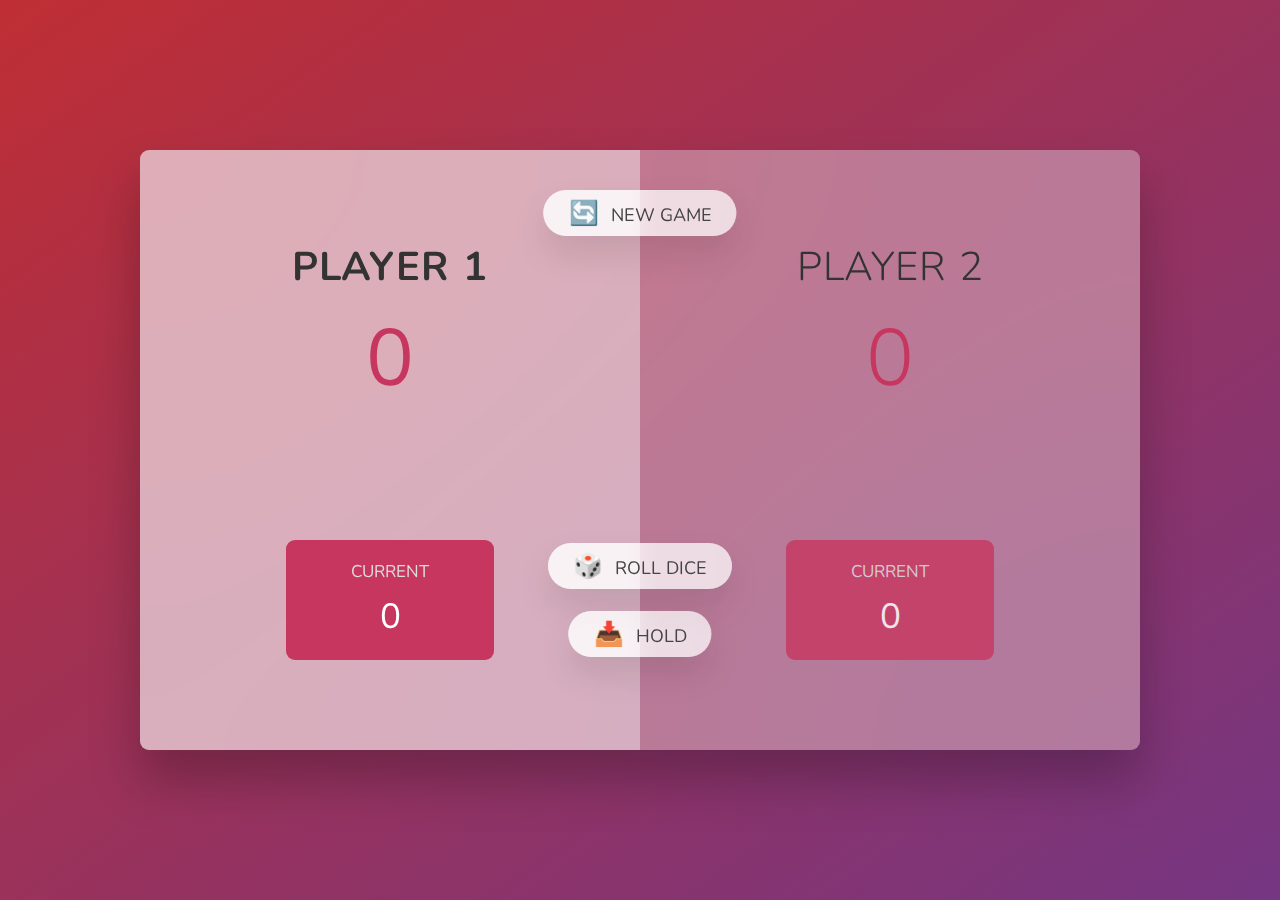
<file: 01-Pig-Game/index.html>
<!DOCTYPE html>
<html lang="en">

<head>
  <meta charset="UTF-8" />
  <meta name="viewport" content="width=device-width, initial-scale=1.0" />
  <meta http-equiv="X-UA-Compatible" content="ie=edge" />
  <link rel="stylesheet" href="style.css" />
  <title>Pig Game</title>
</head>

<body>
  <main>
    <section class="player player--0 player--active">
      <h2 class="name" id="name--0">Player 1</h2>
      <p class="score" id="score--0">43</p>
      <div class="current">
        <p class="current-label">Current</p>
        <p class="current-score" id="current--0">0</p>
      </div>
    </section>
    <section class="player player--1">
      <h2 class="name" id="name--1">Player 2</h2>
      <p class="score" id="score--1">24</p>
      <div class="current">
        <p class="current-label">Current</p>
        <p class="current-score" id="current--1">0</p>
      </div>
    </section>

    <img src="dice-5.png" alt="Playing dice" class="dice hidden" />
    <button class="btn btn--new">🔄 New game</button>
    <button class="btn btn--roll">🎲 Roll dice</button>
    <button class="btn btn--hold">📥 Hold</button>

    <div class="victory hidden">
      <p>Congratulation! <br> You win the game!</p>
    </div>
  </main>
  <script src="script.js"></script>
</body>

</html>
</file>
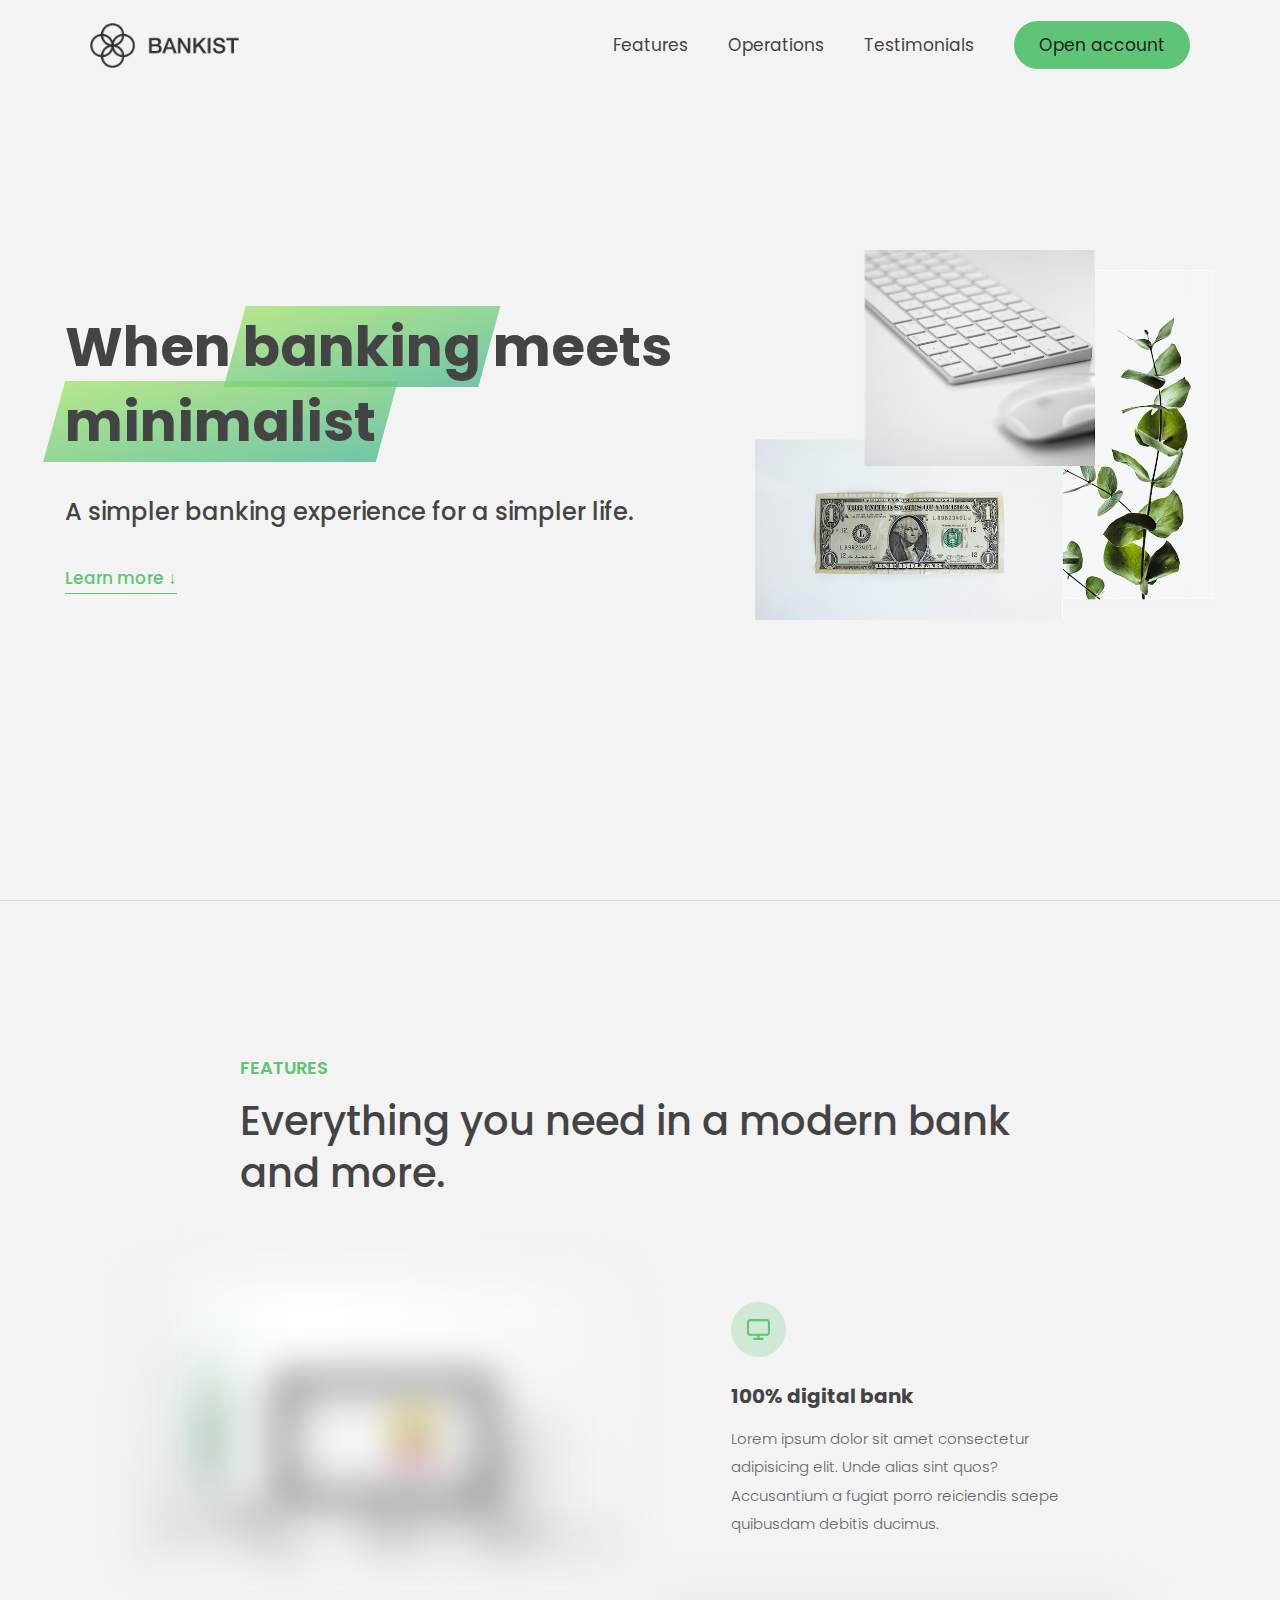
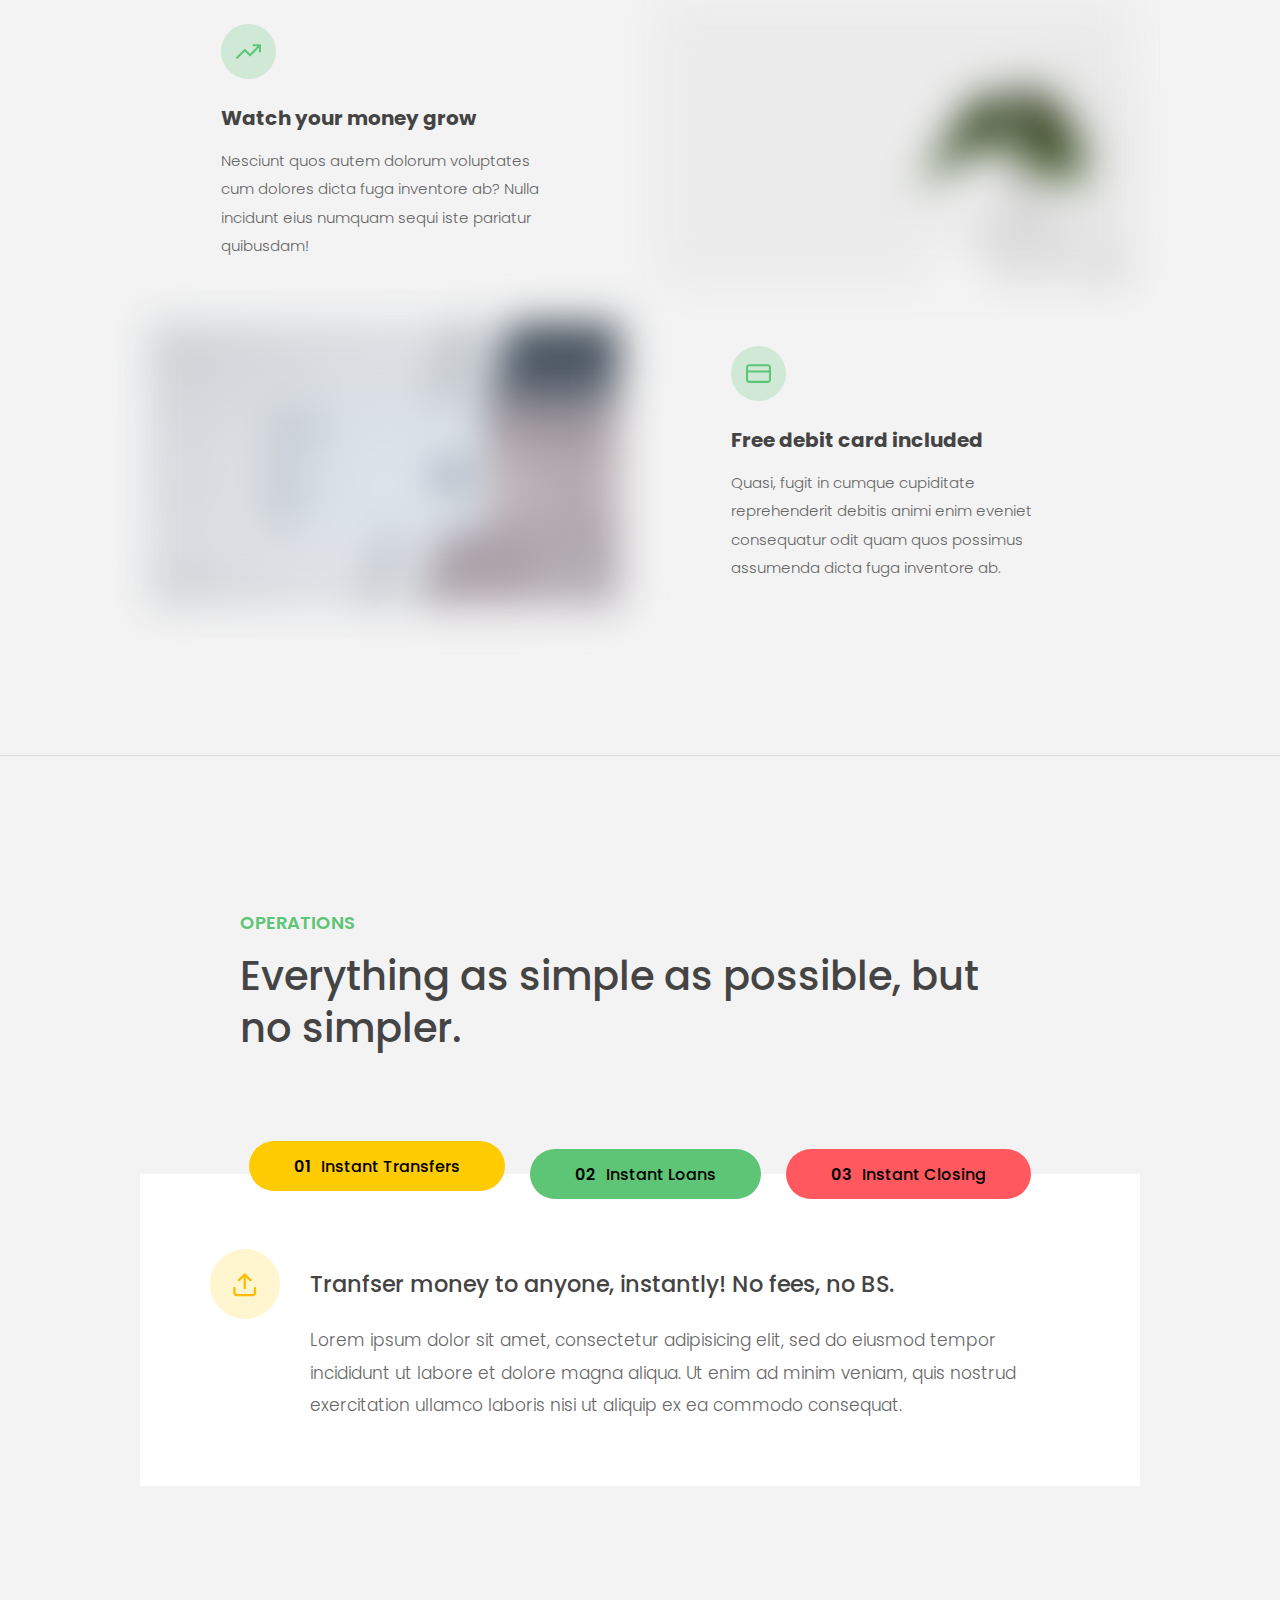
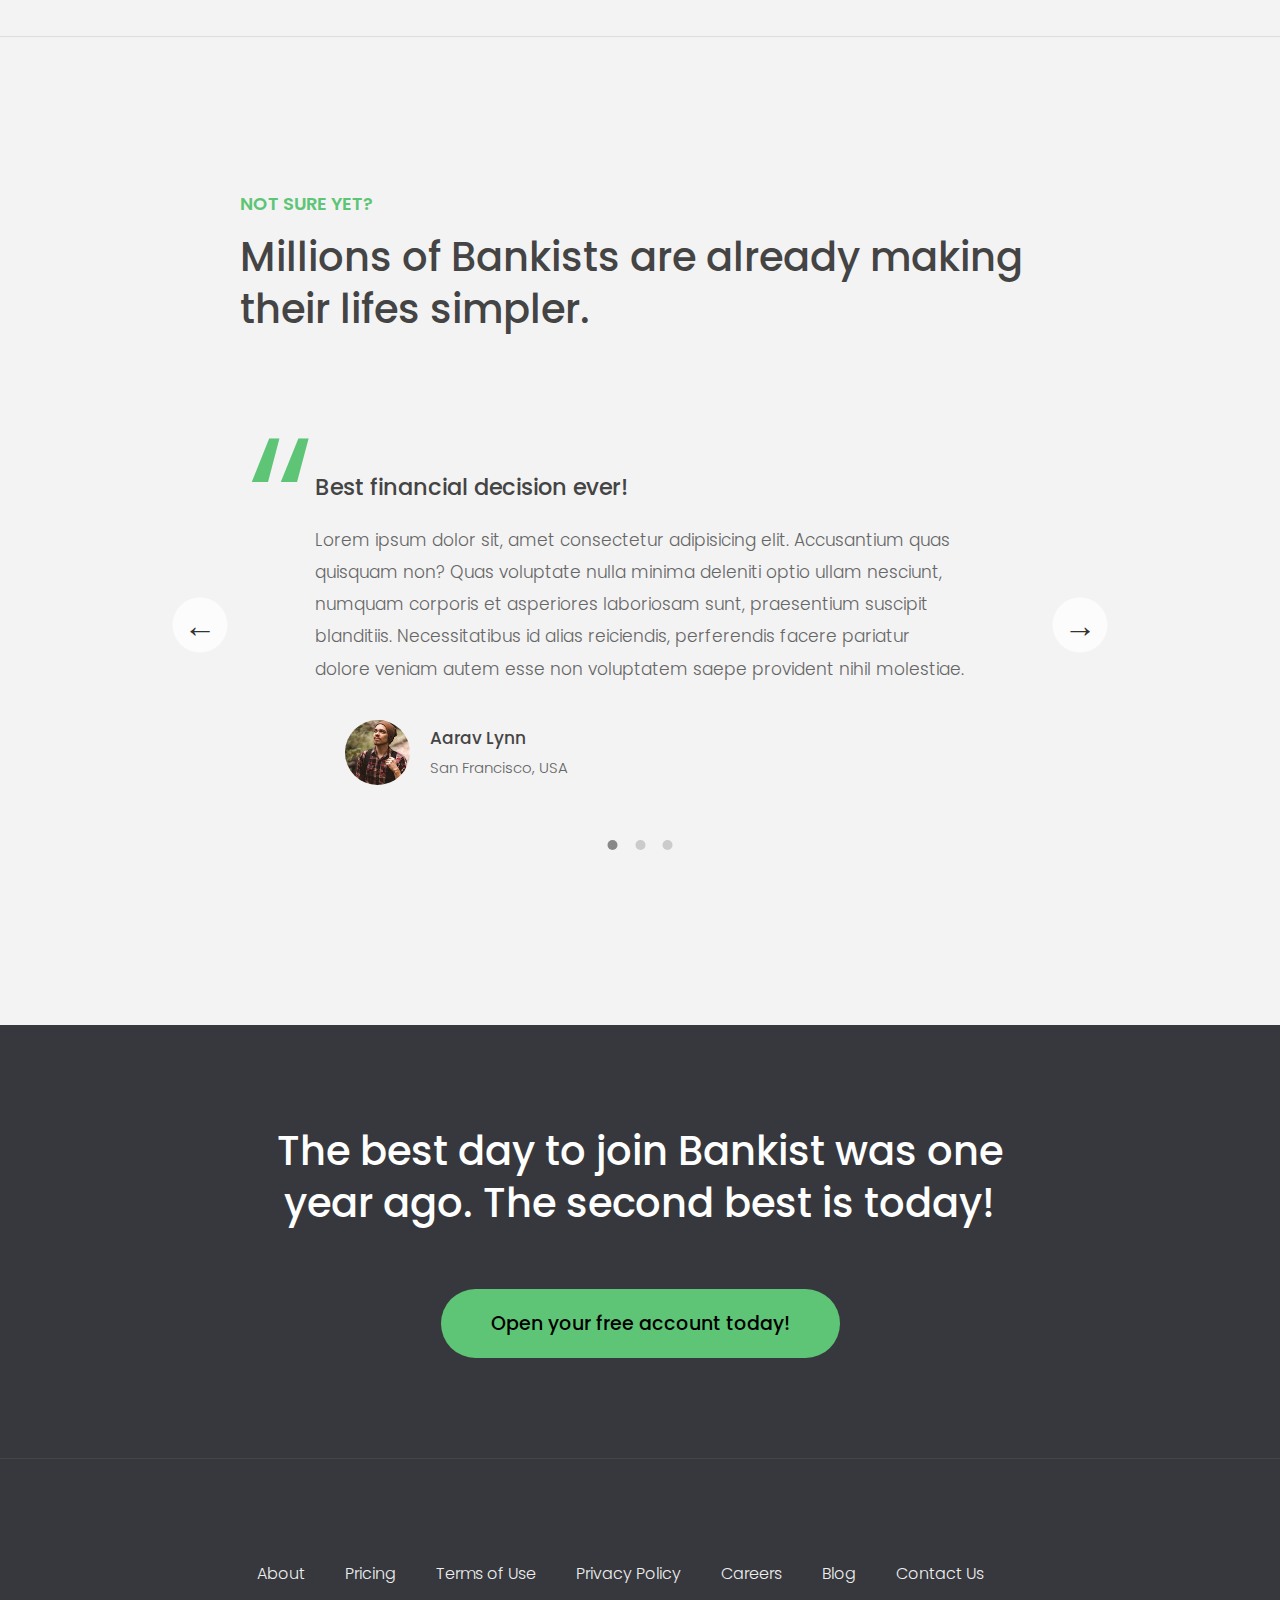
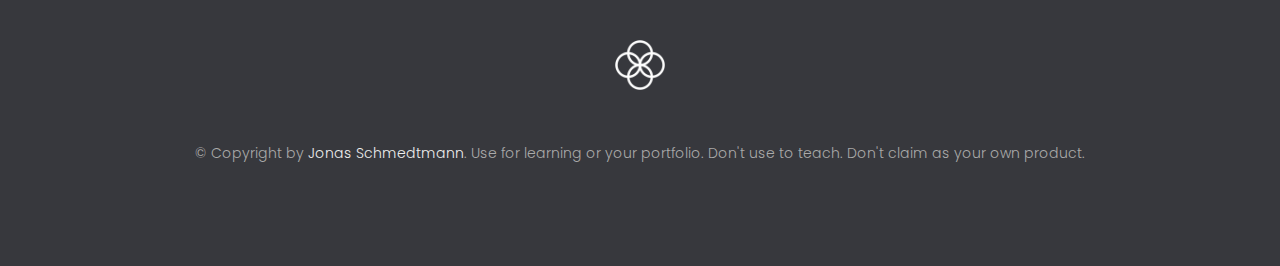
<file: 02-Bankist/index.html>
<!DOCTYPE html>
<html lang="en">

<head>
  <meta charset="UTF-8" />
  <meta name="viewport" content="width=device-width, initial-scale=1.0" />
  <meta http-equiv="X-UA-Compatible" content="ie=edge" />
  <link rel="shortcut icon" type="image/png" href="img/icon.png" />

  <link href="https://fonts.googleapis.com/css?family=Poppins:300,400,500,600&display=swap" rel="stylesheet" />
  <link rel="stylesheet" href="style.css" />
  <title>Bankist | When Banking meets Minimalist</title>

  <script defer src="script.js"></script>
</head>

<body>
  <header class="header">
    <nav class="nav">
      <img src="img/logo.png" alt="Bankist logo" class="nav__logo" id="logo" designer="Jonas" data-version-num="3.0" />
      <ul class="nav__links">
        <li class="nav__item">
          <a class="nav__link" href="#section--1">Features</a>
        </li>
        <li class="nav__item">
          <a class="nav__link" href="#section--2">Operations</a>
        </li>
        <li class="nav__item">
          <a class="nav__link" href="#section--3">Testimonials</a>
        </li>
        <li class="nav__item">
          <a class="nav__link nav__link--btn btn--show-modal" href="#">Open account</a>
        </li>
      </ul>
    </nav>

    <div class="header__title">
      <h1>
        When
        <!-- Green highlight effect -->
        <span class="highlight">banking</span>
        meets<br />
        <span class="highlight">minimalist</span>
      </h1>
      <h4>A simpler banking experience for a simpler life.</h4>
      <button class="btn--text btn--scroll-to">Learn more &DownArrow;</button>
      <img src="img/hero.png" class="header__img" alt="Minimalist bank items" />
    </div>
  </header>

  <section class="section" id="section--1">
    <div class="section__title">
      <h2 class="section__description">Features</h2>
      <h3 class="section__header">
        Everything you need in a modern bank and more.
      </h3>
    </div>

    <div class="features">
      <img src="img/digital-lazy.jpg" data-src="img/digital.jpg" alt="Computer" class="features__img lazy-img" />
      <div class="features__feature">
        <div class="features__icon">
          <svg>
            <use xlink:href="img/icons.svg#icon-monitor"></use>
          </svg>
        </div>
        <h5 class="features__header">100% digital bank</h5>
        <p>
          Lorem ipsum dolor sit amet consectetur adipisicing elit. Unde alias
          sint quos? Accusantium a fugiat porro reiciendis saepe quibusdam
          debitis ducimus.
        </p>
      </div>

      <div class="features__feature">
        <div class="features__icon">
          <svg>
            <use xlink:href="img/icons.svg#icon-trending-up"></use>
          </svg>
        </div>
        <h5 class="features__header">Watch your money grow</h5>
        <p>
          Nesciunt quos autem dolorum voluptates cum dolores dicta fuga
          inventore ab? Nulla incidunt eius numquam sequi iste pariatur
          quibusdam!
        </p>
      </div>
      <img src="img/grow-lazy.jpg" data-src="img/grow.jpg" alt="Plant" class="features__img lazy-img" />

      <img src="img/card-lazy.jpg" data-src="img/card.jpg" alt="Credit card" class="features__img lazy-img" />
      <div class="features__feature">
        <div class="features__icon">
          <svg>
            <use xlink:href="img/icons.svg#icon-credit-card"></use>
          </svg>
        </div>
        <h5 class="features__header">Free debit card included</h5>
        <p>
          Quasi, fugit in cumque cupiditate reprehenderit debitis animi enim
          eveniet consequatur odit quam quos possimus assumenda dicta fuga
          inventore ab.
        </p>
      </div>
    </div>
  </section>

  <section class="section" id="section--2">
    <div class="section__title">
      <h2 class="section__description">Operations</h2>
      <h3 class="section__header">
        Everything as simple as possible, but no simpler.
      </h3>
    </div>

    <div class="operations">
      <div class="operations__tab-container">
        <button class="btn operations__tab operations__tab--1 operations__tab--active" data-tab="1">
          <span>01</span>Instant Transfers
        </button>
        <button class="btn operations__tab operations__tab--2" data-tab="2">
          <span>02</span>Instant Loans
        </button>
        <button class="btn operations__tab operations__tab--3" data-tab="3">
          <span>03</span>Instant Closing
        </button>
      </div>
      <div class="operations__content operations__content--1 operations__content--active">
        <div class="operations__icon operations__icon--1">
          <svg>
            <use xlink:href="img/icons.svg#icon-upload"></use>
          </svg>
        </div>
        <h5 class="operations__header">
          Tranfser money to anyone, instantly! No fees, no BS.
        </h5>
        <p>
          Lorem ipsum dolor sit amet, consectetur adipisicing elit, sed do
          eiusmod tempor incididunt ut labore et dolore magna aliqua. Ut enim
          ad minim veniam, quis nostrud exercitation ullamco laboris nisi ut
          aliquip ex ea commodo consequat.
        </p>
      </div>

      <div class="operations__content operations__content--2">
        <div class="operations__icon operations__icon--2">
          <svg>
            <use xlink:href="img/icons.svg#icon-home"></use>
          </svg>
        </div>
        <h5 class="operations__header">
          Buy a home or make your dreams come true, with instant loans.
        </h5>
        <p>
          Duis aute irure dolor in reprehenderit in voluptate velit esse
          cillum dolore eu fugiat nulla pariatur. Excepteur sint occaecat
          cupidatat non proident, sunt in culpa qui officia deserunt mollit
          anim id est laborum.
        </p>
      </div>
      <div class="operations__content operations__content--3">
        <div class="operations__icon operations__icon--3">
          <svg>
            <use xlink:href="img/icons.svg#icon-user-x"></use>
          </svg>
        </div>
        <h5 class="operations__header">
          No longer need your account? No problem! Close it instantly.
        </h5>
        <p>
          Excepteur sint occaecat cupidatat non proident, sunt in culpa qui
          officia deserunt mollit anim id est laborum. Ut enim ad minim
          veniam, quis nostrud exercitation ullamco laboris nisi ut aliquip ex
          ea commodo consequat.
        </p>
      </div>
    </div>
  </section>

  <section class="section" id="section--3">
    <div class="section__title section__title--testimonials">
      <h2 class="section__description">Not sure yet?</h2>
      <h3 class="section__header">
        Millions of Bankists are already making their lifes simpler.
      </h3>
    </div>

    <div class="slider">
      <div class="slide slide--1">
        <div class="testimonial">
          <h5 class="testimonial__header">Best financial decision ever!</h5>
          <blockquote class="testimonial__text">
            Lorem ipsum dolor sit, amet consectetur adipisicing elit.
            Accusantium quas quisquam non? Quas voluptate nulla minima
            deleniti optio ullam nesciunt, numquam corporis et asperiores
            laboriosam sunt, praesentium suscipit blanditiis. Necessitatibus
            id alias reiciendis, perferendis facere pariatur dolore veniam
            autem esse non voluptatem saepe provident nihil molestiae.
          </blockquote>
          <address class="testimonial__author">
            <img src="img/user-1.jpg" alt="" class="testimonial__photo" />
            <h6 class="testimonial__name">Aarav Lynn</h6>
            <p class="testimonial__location">San Francisco, USA</p>
          </address>
        </div>
      </div>

      <div class="slide slide--2">
        <div class="testimonial">
          <h5 class="testimonial__header">
            The last step to becoming a complete minimalist
          </h5>
          <blockquote class="testimonial__text">
            Quisquam itaque deserunt ullam, quia ea repellendus provident,
            ducimus neque ipsam modi voluptatibus doloremque, corrupti
            laborum. Incidunt numquam perferendis veritatis neque repellendus.
            Lorem, ipsum dolor sit amet consectetur adipisicing elit. Illo
            deserunt exercitationem deleniti.
          </blockquote>
          <address class="testimonial__author">
            <img src="img/user-2.jpg" alt="" class="testimonial__photo" />
            <h6 class="testimonial__name">Miyah Miles</h6>
            <p class="testimonial__location">London, UK</p>
          </address>
        </div>
      </div>

      <div class="slide slide--3">
        <div class="testimonial">
          <h5 class="testimonial__header">
            Finally free from old-school banks
          </h5>
          <blockquote class="testimonial__text">
            Debitis, nihil sit minus suscipit magni aperiam vel tenetur
            incidunt commodi architecto numquam omnis nulla autem,
            necessitatibus blanditiis modi similique quidem. Odio aliquam
            culpa dicta beatae quod maiores ipsa minus consequatur error sunt,
            deleniti saepe aliquid quos inventore sequi. Necessitatibus id
            alias reiciendis, perferendis facere.
          </blockquote>
          <address class="testimonial__author">
            <img src="img/user-3.jpg" alt="" class="testimonial__photo" />
            <h6 class="testimonial__name">Francisco Gomes</h6>
            <p class="testimonial__location">Lisbon, Portugal</p>
          </address>
        </div>
      </div>

      <!-- <div class="slide"><img src="img/img-1.jpg" alt="Photo 1" /></div>
      <div class="slide"><img src="img/img-2.jpg" alt="Photo 2" /></div>
      <div class="slide"><img src="img/img-3.jpg" alt="Photo 3" /></div>
      <div class="slide"><img src="img/img-4.jpg" alt="Photo 4" /></div> -->
      <button class="slider__btn slider__btn--left">&larr;</button>
      <button class="slider__btn slider__btn--right">&rarr;</button>
      <div class="dots"></div>
    </div>
  </section>

  <section class="section section--sign-up">
    <div class="section__title">
      <h3 class="section__header">
        The best day to join Bankist was one year ago. The second best is
        today!
      </h3>
    </div>
    <button class="btn btn--show-modal">Open your free account today!</button>
  </section>

  <footer class="footer">
    <ul class="footer__nav">
      <li class="footer__item">
        <a class="footer__link" href="#">About</a>
      </li>
      <li class="footer__item">
        <a class="footer__link" href="#">Pricing</a>
      </li>
      <li class="footer__item">
        <a class="footer__link" href="#">Terms of Use</a>
      </li>
      <li class="footer__item">
        <a class="footer__link" href="#">Privacy Policy</a>
      </li>
      <li class="footer__item">
        <a class="footer__link" href="#">Careers</a>
      </li>
      <li class="footer__item">
        <a class="footer__link" href="#">Blog</a>
      </li>
      <li class="footer__item">
        <a class="footer__link" href="#">Contact Us</a>
      </li>
    </ul>
    <img src="img/icon.png" alt="Logo" class="footer__logo" />
    <p class="footer__copyright">
      &copy; Copyright by
      <a class="footer__link twitter-link" target="_blank" href="https://twitter.com/jonasschmedtman">Jonas
        Schmedtmann</a>. Use for learning or your portfolio. Don't use to teach. Don't claim
      as your own product.
    </p>
  </footer>

  <div class="modal hidden">
    <button class="btn--close-modal">&times;</button>
    <h2 class="modal__header">
      Open your bank account <br />
      in just <span class="highlight">5 minutes</span>
    </h2>
    <form class="modal__form">
      <label>First Name</label>
      <input type="text" />
      <label>Last Name</label>
      <input type="text" />
      <label>Email Address</label>
      <input type="email" />
      <button class="btn">Next step &rarr;</button>
    </form>
  </div>
  <div class="overlay hidden"></div>

  <!-- <script src="script.js"></script> -->
</body>

</html>
</file>
<file: 01-Pig-Game/style.css>
@import url('https://fonts.googleapis.com/css2?family=Nunito&display=swap');

* {
  margin: 0;
  padding: 0;
  box-sizing: inherit;
}

html {
  font-size: 62.5%;
  box-sizing: border-box;
}

body {
  font-family: 'Nunito', sans-serif;
  font-weight: 400;
  height: 100vh;
  color: #333;
  background-image: linear-gradient(to top left, #753682 0%, #bf2e34 100%);
  display: flex;
  align-items: center;
  justify-content: center;
}

/* LAYOUT */
main {
  position: relative;
  width: 100rem;
  height: 60rem;
  background-color: rgba(255, 255, 255, 0.35);
  backdrop-filter: blur(200px);
  filter: blur();
  box-shadow: 0 3rem 5rem rgba(0, 0, 0, 0.25);
  border-radius: 9px;
  overflow: hidden;
  display: flex;
}

.player {
  flex: 50%;
  padding: 9rem;
  display: flex;
  flex-direction: column;
  align-items: center;
  transition: all 0.75s;
}

/* ELEMENTS */
.name {
  position: relative;
  font-size: 4rem;
  text-transform: uppercase;
  letter-spacing: 1px;
  word-spacing: 2px;
  font-weight: 300;
  margin-bottom: 1rem;
}

.score {
  font-size: 8rem;
  font-weight: 300;
  color: #c7365f;
  margin-bottom: auto;
}

.player--active {
  background-color: rgba(255, 255, 255, 0.4);
}
.player--active .name {
  font-weight: 700;
}
.player--active .score {
  font-weight: 400;
}

.player--active .current {
  opacity: 1;
}

.current {
  background-color: #c7365f;
  opacity: 0.8;
  border-radius: 9px;
  color: #fff;
  width: 65%;
  padding: 2rem;
  text-align: center;
  transition: all 0.75s;
}

.current-label {
  text-transform: uppercase;
  margin-bottom: 1rem;
  font-size: 1.7rem;
  color: #ddd;
}

.current-score {
  font-size: 3.5rem;
}

/* ABSOLUTE POSITIONED ELEMENTS */
.btn {
  position: absolute;
  left: 50%;
  transform: translateX(-50%);
  color: #444;
  background: none;
  border: none;
  font-family: inherit;
  font-size: 1.8rem;
  text-transform: uppercase;
  cursor: pointer;
  font-weight: 400;
  transition: all 0.2s;

  background-color: white;
  background-color: rgba(255, 255, 255, 0.6);
  backdrop-filter: blur(10px);

  padding: 0.7rem 2.5rem;
  border-radius: 50rem;
  box-shadow: 0 1.75rem 3.5rem rgba(0, 0, 0, 0.1);
}

.btn::first-letter {
  font-size: 2.4rem;
  display: inline-block;
  margin-right: 0.7rem;
}

.btn--new {
  top: 4rem;
}
.btn--roll {
  top: 39.3rem;
}
.btn--hold {
  top: 46.1rem;
}

.btn:active {
  transform: translate(-50%, 3px);
  box-shadow: 0 1rem 2rem rgba(0, 0, 0, 0.15);
}

.btn:focus {
  outline: none;
}

.dice {
  position: absolute;
  left: 50%;
  top: 16.5rem;
  transform: translateX(-50%);
  height: 10rem;
  box-shadow: 0 2rem 5rem rgba(0, 0, 0, 0.2);
}

.player--winner {
  background-color: #2f2f2f;
}

.player--winner .name {
  font-weight: 700;
  color: #c7365f;
}

.hidden {
  display: none;
}

/* .victory {
  position: absolute;
  left: 50%;
  top: 16.5rem;
  transform: translateX(-50%);
  height: 10rem;
  width: 30rem;
  background-color: #ffdc77;
  text-align: center;
  font-family: inherit;
  font-size: 1.8rem;
  text-transform: uppercase;
  cursor: pointer;
  font-weight: 400;
  transition: all 0.2s;
  padding: 2.5rem 2.5rem;
  border-radius: 50rem;
  box-shadow: 0 1.75rem 3.5rem rgba(0, 0, 0, 0.1);
} */
</file>
<file: 02-Bankist/style.css>
/* The page is NOT responsive. You can implement responsiveness yourself if you wanna have some fun 😃 */

:root {
  --color-primary: #5ec576;
  --color-secondary: #ffcb03;
  --color-tertiary: #ff585f;
  --color-primary-darker: #4bbb7d;
  --color-secondary-darker: #ffbb00;
  --color-tertiary-darker: #fd424b;
  --color-primary-opacity: #5ec5763a;
  --color-secondary-opacity: #ffcd0331;
  --color-tertiary-opacity: #ff58602d;
  --gradient-primary: linear-gradient(to top left, #39b385, #9be15d);
  --gradient-secondary: linear-gradient(to top left, #ffb003, #ffcb03);
}

* {
  margin: 0;
  padding: 0;
  box-sizing: inherit;
}

html {
  font-size: 62.5%;
  box-sizing: border-box;
}

body {
  font-family: 'Poppins', sans-serif;
  font-weight: 300;
  color: #444;
  line-height: 1.9;
  background-color: #f3f3f3;
}

/* GENERAL ELEMENTS */
.section {
  padding: 15rem 3rem;
  border-top: 1px solid #ddd;

  transition: transform 1s, opacity 1s;
}

.section--hidden {
  opacity: 0;
  transform: translateY(8rem);
}

.section__title {
  max-width: 80rem;
  margin: 0 auto 8rem auto;
}

.section__description {
  font-size: 1.8rem;
  font-weight: 600;
  text-transform: uppercase;
  color: var(--color-primary);
  margin-bottom: 1rem;
}

.section__header {
  font-size: 4rem;
  line-height: 1.3;
  font-weight: 500;
}

.btn {
  display: inline-block;
  background-color: var(--color-primary);
  font-size: 1.6rem;
  font-family: inherit;
  font-weight: 500;
  border: none;
  padding: 1.25rem 4.5rem;
  border-radius: 10rem;
  cursor: pointer;
  transition: all 0.3s;
}

.btn:hover {
  background-color: var(--color-primary-darker);
}

.btn--text {
  display: inline-block;
  background: none;
  font-size: 1.7rem;
  font-family: inherit;
  font-weight: 500;
  color: var(--color-primary);
  border: none;
  border-bottom: 1px solid currentColor;
  padding-bottom: 2px;
  cursor: pointer;
  transition: all 0.3s;
}

p {
  color: #666;
}

/* This is BAD for accessibility! Don't do in the real world! */
button:focus {
  outline: none;
}

img {
  transition: filter 0.5s;
}

.lazy-img {
  filter: blur(20px);
}

/* NAVIGATION */
.nav {
  display: flex;
  justify-content: space-between;
  align-items: center;
  height: 9rem;
  width: 100%;
  padding: 0 6rem;
  z-index: 100;
}

/* nav and stickly class at the same time */
.nav.sticky {
  position: fixed;
  background-color: rgba(255, 255, 255, 0.95);
}

.nav__logo {
  height: 4.5rem;
  transition: all 0.3s;
}

.nav__links {
  display: flex;
  align-items: center;
  list-style: none;
}

.nav__item {
  margin-left: 4rem;
}

.nav__link:link,
.nav__link:visited {
  font-size: 1.7rem;
  font-weight: 400;
  color: inherit;
  text-decoration: none;
  display: block;
  transition: all 0.3s;
}

.nav__link--btn:link,
.nav__link--btn:visited {
  padding: 0.8rem 2.5rem;
  border-radius: 3rem;
  background-color: var(--color-primary);
  color: #222;
}

.nav__link--btn:hover,
.nav__link--btn:active {
  color: inherit;
  background-color: var(--color-primary-darker);
  color: #333;
}

/* HEADER */
.header {
  padding: 0 3rem;
  height: 100vh;
  display: flex;
  flex-direction: column;
  align-items: center;
}

.header__title {
  flex: 1;

  max-width: 115rem;
  display: grid;
  grid-template-columns: 3fr 2fr;
  row-gap: 3rem;
  align-content: center;
  justify-content: center;

  align-items: start;
  justify-items: start;
}

h1 {
  font-size: 5.5rem;
  line-height: 1.35;
}

h4 {
  font-size: 2.4rem;
  font-weight: 500;
}

.header__img {
  width: 100%;
  grid-column: 2 / 3;
  grid-row: 1 / span 4;
  transform: translateY(-6rem);
}

.highlight {
  position: relative;
}

.highlight::after {
  display: block;
  content: '';
  position: absolute;
  bottom: 0;
  left: 0;
  height: 100%;
  width: 100%;
  z-index: -1;
  opacity: 0.7;
  transform: scale(1.07, 1.05) skewX(-15deg);
  background-image: var(--gradient-primary);
}

/* FEATURES */
.features {
  display: grid;
  grid-template-columns: 1fr 1fr;
  gap: 4rem;
  margin: 0 12rem;
}

.features__img {
  width: 100%;
}

.features__feature {
  align-self: center;
  justify-self: center;
  width: 70%;
  font-size: 1.5rem;
}

.features__icon {
  display: flex;
  align-items: center;
  justify-content: center;
  background-color: var(--color-primary-opacity);
  height: 5.5rem;
  width: 5.5rem;
  border-radius: 50%;
  margin-bottom: 2rem;
}

.features__icon svg {
  height: 2.5rem;
  width: 2.5rem;
  fill: var(--color-primary);
}

.features__header {
  font-size: 2rem;
  margin-bottom: 1rem;
}

/* OPERATIONS */
.operations {
  max-width: 100rem;
  margin: 12rem auto 0 auto;

  background-color: #fff;
}

.operations__tab-container {
  display: flex;
  justify-content: center;
}

.operations__tab {
  margin-right: 2.5rem;
  transform: translateY(-50%);
}

.operations__tab span {
  margin-right: 1rem;
  font-weight: 600;
  display: inline-block;
}

.operations__tab--1 {
  background-color: var(--color-secondary);
}

.operations__tab--1:hover {
  background-color: var(--color-secondary-darker);
}

.operations__tab--3 {
  background-color: var(--color-tertiary);
  margin: 0;
}

.operations__tab--3:hover {
  background-color: var(--color-tertiary-darker);
}

.operations__tab--active {
  transform: translateY(-66%);
}

.operations__content {
  display: none;

  /* JUST PRESENTATIONAL */
  font-size: 1.7rem;
  padding: 2.5rem 7rem 6.5rem 7rem;
}

.operations__content--active {
  display: grid;
  grid-template-columns: 7rem 1fr;
  column-gap: 3rem;
  row-gap: 0.5rem;
}

.operations__header {
  font-size: 2.25rem;
  font-weight: 500;
  align-self: center;
}

.operations__icon {
  display: flex;
  align-items: center;
  justify-content: center;
  height: 7rem;
  width: 7rem;
  border-radius: 50%;
}

.operations__icon svg {
  height: 2.75rem;
  width: 2.75rem;
}

.operations__content p {
  grid-column: 2;
}

.operations__icon--1 {
  background-color: var(--color-secondary-opacity);
}
.operations__icon--2 {
  background-color: var(--color-primary-opacity);
}
.operations__icon--3 {
  background-color: var(--color-tertiary-opacity);
}
.operations__icon--1 svg {
  fill: var(--color-secondary-darker);
}
.operations__icon--2 svg {
  fill: var(--color-primary);
}
.operations__icon--3 svg {
  fill: var(--color-tertiary);
}

/* SLIDER */
.slider {
  max-width: 100rem;
  height: 50rem;
  margin: 0 auto;
  position: relative;

  /* IN THE END */
  overflow: hidden;
}

.slide {
  position: absolute;
  top: 0;
  width: 100%;
  height: 50rem;

  display: flex;
  align-items: center;
  justify-content: center;

  /* THIS creates the animation! */
  transition: transform 1s;
}

.slide > img {
  /* Only for images that have different size than slide */
  width: 100%;
  height: 100%;
  object-fit: cover;
}

.slider__btn {
  position: absolute;
  top: 50%;
  z-index: 10;

  border: none;
  background: rgba(255, 255, 255, 0.7);
  font-family: inherit;
  color: #333;
  border-radius: 50%;
  height: 5.5rem;
  width: 5.5rem;
  font-size: 3.25rem;
  cursor: pointer;
}

.slider__btn--left {
  left: 6%;
  transform: translate(-50%, -50%);
}

.slider__btn--right {
  right: 6%;
  transform: translate(50%, -50%);
}

.dots {
  position: absolute;
  bottom: 5%;
  left: 50%;
  transform: translateX(-50%);
  display: flex;
}

.dots__dot {
  border: none;
  background-color: #b9b9b9;
  opacity: 0.7;
  height: 1rem;
  width: 1rem;
  border-radius: 50%;
  margin-right: 1.75rem;
  cursor: pointer;
  transition: all 0.5s;

  /* Only necessary when overlying images */
  /* box-shadow: 0 0.6rem 1.5rem rgba(0, 0, 0, 0.7); */
}

.dots__dot:last-child {
  margin: 0;
}

.dots__dot--active {
  /* background-color: #fff; */
  background-color: #888;
  opacity: 1;
}

/* TESTIMONIALS */
.testimonial {
  width: 65%;
  position: relative;
}

.testimonial::before {
  content: '\201C';
  position: absolute;
  top: -5.7rem;
  left: -6.8rem;
  line-height: 1;
  font-size: 20rem;
  font-family: inherit;
  color: var(--color-primary);
  z-index: -1;
}

.testimonial__header {
  font-size: 2.25rem;
  font-weight: 500;
  margin-bottom: 1.5rem;
}

.testimonial__text {
  font-size: 1.7rem;
  margin-bottom: 3.5rem;
  color: #666;
}

.testimonial__author {
  margin-left: 3rem;
  font-style: normal;

  display: grid;
  grid-template-columns: 6.5rem 1fr;
  column-gap: 2rem;
}

.testimonial__photo {
  grid-row: 1 / span 2;
  width: 6.5rem;
  border-radius: 50%;
}

.testimonial__name {
  font-size: 1.7rem;
  font-weight: 500;
  align-self: end;
  margin: 0;
}

.testimonial__location {
  font-size: 1.5rem;
}

.section__title--testimonials {
  margin-bottom: 4rem;
}

/* SIGNUP */
.section--sign-up {
  background-color: #37383d;
  border-top: none;
  border-bottom: 1px solid #444;
  text-align: center;
  padding: 10rem 3rem;
}

.section--sign-up .section__header {
  color: #fff;
  text-align: center;
}

.section--sign-up .section__title {
  margin-bottom: 6rem;
}

.section--sign-up .btn {
  font-size: 1.9rem;
  padding: 2rem 5rem;
}

/* FOOTER */
.footer {
  padding: 10rem 3rem;
  background-color: #37383d;
}

.footer__nav {
  list-style: none;
  display: flex;
  justify-content: center;
  margin-bottom: 5rem;
}

.footer__item {
  margin-right: 4rem;
}

.footer__link {
  font-size: 1.6rem;
  color: #eee;
  text-decoration: none;
}

.footer__logo {
  height: 5rem;
  display: block;
  margin: 0 auto;
  margin-bottom: 5rem;
}

.footer__copyright {
  font-size: 1.4rem;
  color: #aaa;
  text-align: center;
}

.footer__copyright .footer__link {
  font-size: 1.4rem;
}

/* MODAL WINDOW */
.modal {
  position: fixed;
  top: 50%;
  left: 50%;
  transform: translate(-50%, -50%);
  max-width: 60rem;
  background-color: #f3f3f3;
  padding: 5rem 6rem;
  box-shadow: 0 4rem 6rem rgba(0, 0, 0, 0.3);
  z-index: 1000;
  transition: all 0.5s;
}

.overlay {
  position: fixed;
  top: 0;
  left: 0;
  width: 100%;
  height: 100%;
  background-color: rgba(0, 0, 0, 0.5);
  backdrop-filter: blur(4px);
  z-index: 100;
  transition: all 0.5s;
}

.modal__header {
  font-size: 3.25rem;
  margin-bottom: 4.5rem;
  line-height: 1.5;
}

.modal__form {
  margin: 0 3rem;
  display: grid;
  grid-template-columns: 1fr 2fr;
  align-items: center;
  gap: 2.5rem;
}

.modal__form label {
  font-size: 1.7rem;
  font-weight: 500;
}

.modal__form input {
  font-size: 1.7rem;
  padding: 1rem 1.5rem;
  border: 1px solid #ddd;
  border-radius: 0.5rem;
}

.modal__form button {
  grid-column: 1 / span 2;
  justify-self: center;
  margin-top: 1rem;
}

.btn--close-modal {
  font-family: inherit;
  color: inherit;
  position: absolute;
  top: 0.5rem;
  right: 2rem;
  font-size: 4rem;
  cursor: pointer;
  border: none;
  background: none;
}

.hidden {
  visibility: hidden;
  opacity: 0;
}

/* COOKIE MESSAGE */
.cookie-message {
  display: flex;
  align-items: center;
  justify-content: space-evenly;
  width: 100%;
  background-color: white;
  color: #bbb;
  font-size: 1.5rem;
  font-weight: 400;
}
</file>
